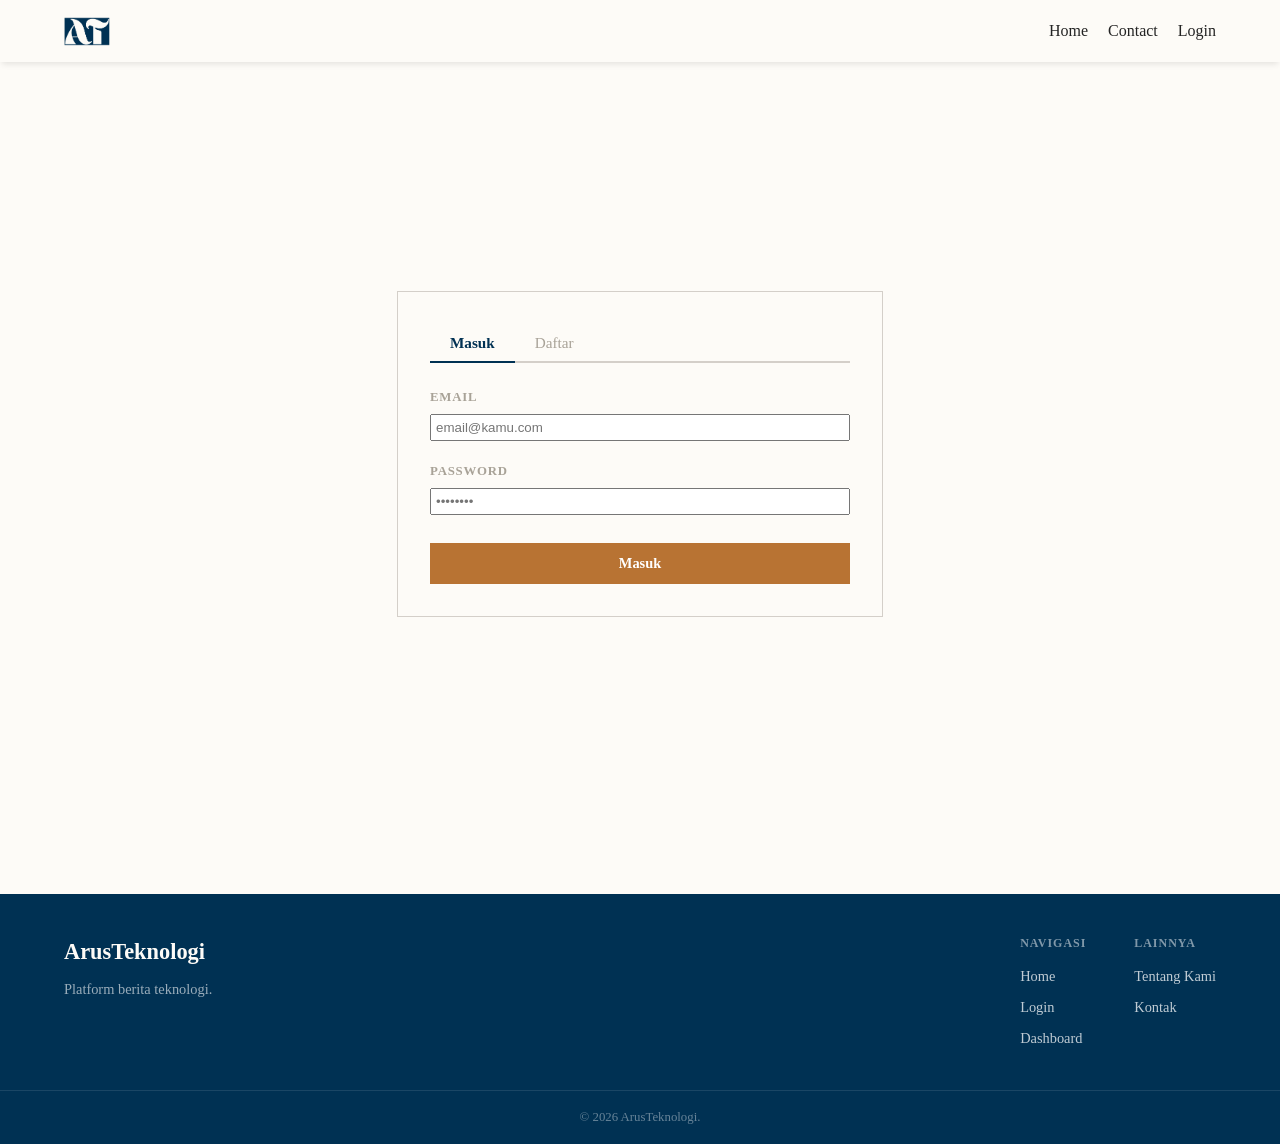
<file: web-berita/admin.html>
<!doctype html>
<html lang="en">
  <head>
    <meta charset="UTF-8" />
    <meta name="viewport" content="width=device-width, initial-scale=1.0" />
    <title>ArusTeknologi — Admin</title>
    <link rel="stylesheet" href="style/style.css" />
    <link rel="stylesheet" href="style/dashboard.css" />
    <link rel="stylesheet" href="style/admin.css" />
  </head>
  <body>
    <nav>
      <img class="logo" src="assets/main/logo_2.png" alt="" />
      <button class="nav_hamburger" id="nav_hamburger">
        <span></span>
        <span></span>
        <span></span>
      </button>
      <ul id="nav_menu">
        <li><a href="index.html">Home</a></li>
        <li><a href="#contact">Contact</a></li>
      </ul>
    </nav>

    <main class="dashboard_container">
      <div class="dashboard_header">
        <h1>Admin Panel</h1>
      </div>

      <div class="admin_tabs">
        <button class="admin_tab active" data-status="pending">Pending</button>
        <button class="admin_tab" data-status="published">Published</button>
        <button class="admin_tab" data-status="rejected">Rejected</button>
      </div>

      <div class="dashboard_stats" id="admin_stats"></div>
      <div class="dashboard_list" id="admin_list"></div>
    </main>

   <footer>
      <div class="footer_inner">
        <div class="footer_brand">
          <div class="footer_logo">ArusTeknologi</div>
          <p>Platform berita teknologi.</p>
        </div>

        <div class="footer_links">
          <div class="footer_col">
            <h4>Navigasi</h4>
            <a href="index.html">Home</a>
            <a href="login.html">Login</a>
            <a href="dashboard.html">Dashboard</a>
          </div>
          <div class="footer_col">
            <h4>Lainnya</h4>
            <a href="#about">Tentang Kami</a>
            <a href="#contact">Kontak</a>
          </div>
        </div>
      </div>

      <div class="footer_bottom">
        <p>&copy; 2026 ArusTeknologi.</p>
      </div>
    </footer>

    <!-- edit -->
     <div id="edit_modal" class="modal_overlay" role="dialog" aria-modal="true">
      <div class="modal_box">
        <div class="modal_header">
          <h2>Edit Berita</h2>
          <button id="close_edit_modal" class="modal_close">&#x2715;</button>
        </div>
        <form id="edit_form" novalidate>
          <input type="hidden" id="edit_news_id" />
          <div class="form_group">
            <label for="edit_title">Judul Berita</label>
            <input type="text" id="edit_title" maxlength="100" required />
          </div>
          <div class="form_group">
            <label for="edit_author">Penulis</label>
            <input type="text" id="edit_author" maxlength="50" required />
          </div>
          <div class="form_group">
            <label for="edit_desc">Deskripsi Singkat</label>
            <textarea id="edit_desc" rows="2" maxlength="150" required></textarea>
          </div>
          <div class="form_group">
            <label for="edit_content">Isi Berita</label>
            <div class="editor_toolbar">
              <button type="button" id="edit_btn_bold"><strong>B</strong></button>
              <button type="button" id="edit_btn_italic"><em>I</em></button>
            </div>
            <textarea id="edit_content" rows="6" required></textarea>
          </div>
          <div class="form_group">
            <label for="edit_image">Gambar Baru (kosongkan jika tidak diganti)</label>
            <label class="file_upload_label" for="edit_image">
              <span>&#128247; Pilih Gambar</span>
              <input type="file" id="edit_image" accept="image/*" />
            </label>
            <img id="edit_image_preview" class="hidden" alt="Preview" />
          </div>
          <div class="form_actions">
            <button type="button" id="close_edit_modal_2" class="btn_secondary">Batal</button>
            <button type="submit" class="btn_primary">Simpan</button>
          </div>
        </form>
      </div>
    </div>

    <script type="module" src="program/admin.js"></script>
  </body>
</html>
</file>
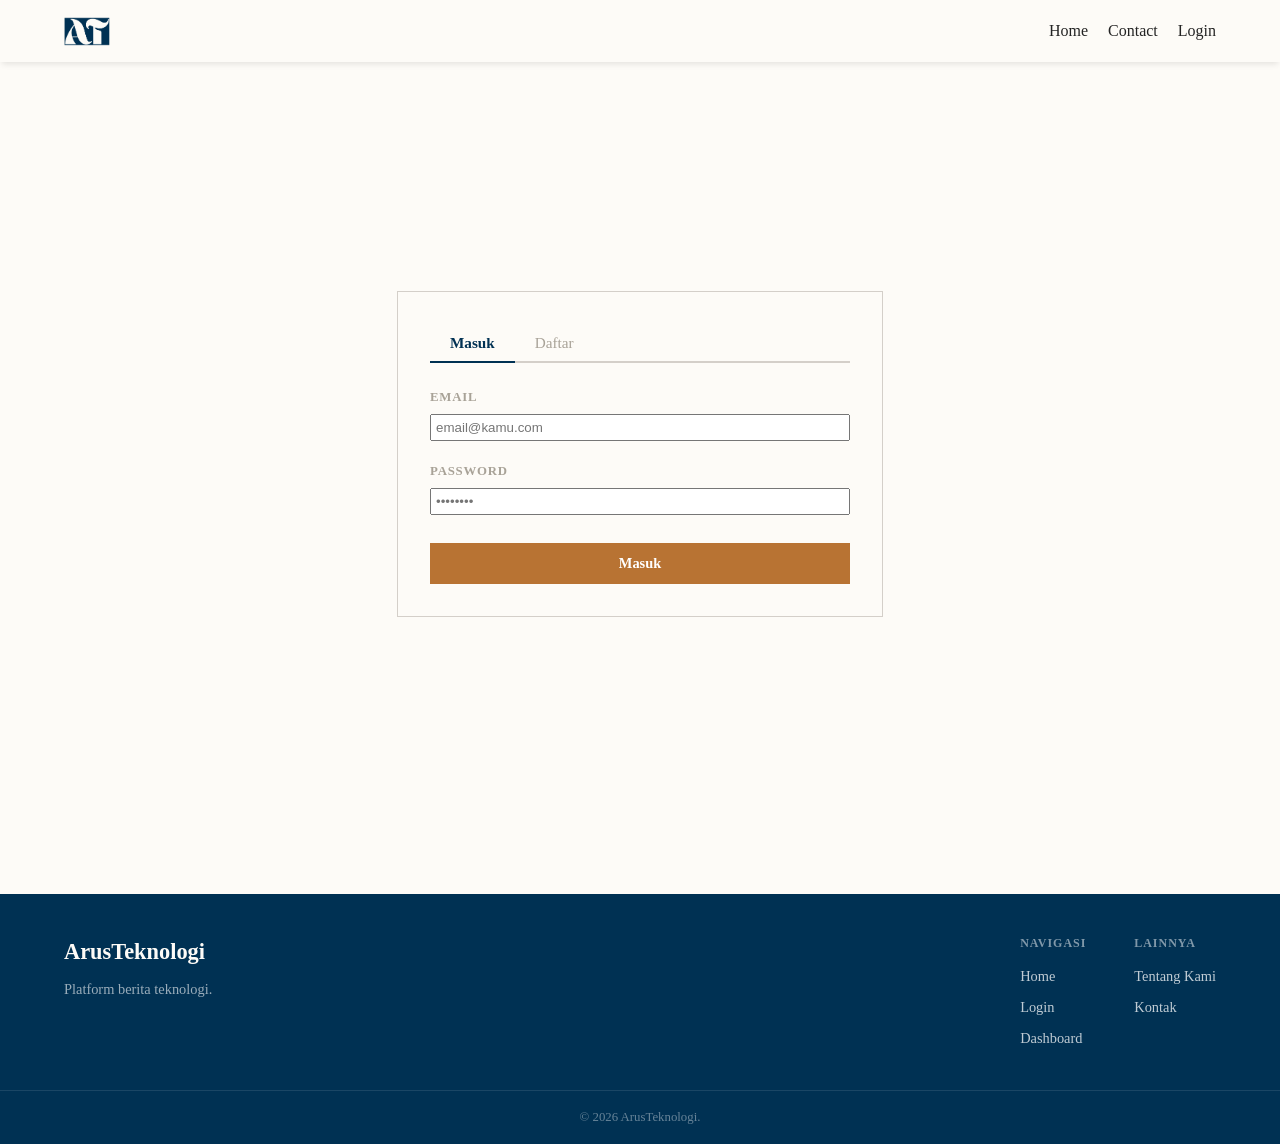
<file: web-berita/dashboard.html>
<!doctype html>
<html lang="en">
  <head>
    <meta charset="UTF-8" />
    <meta name="viewport" content="width=device-width, initial-scale=1.0" />
    <title>ArusTeknologi — Dashboard</title>
    <link rel="stylesheet" href="style/style.css" />
    <link rel="stylesheet" href="style/dashboard.css" />
  </head>
  <body>
    <nav>
      <img class="logo" src="assets/main/logo_2.png" alt="" />
      <button class="nav_hamburger" id="nav_hamburger">
        <span></span>
        <span></span>
        <span></span>
      </button>
      <ul id="nav_menu">
        <li><a href="index.html">Home</a></li>
        <li><a href="#contact">Contact</a></li>
      </ul>
    </nav>

    <main class="dashboard_container">
      <div class="dashboard_header">
        <h1>Dashboard</h1>
        <button id="open_upload_modal" class="btn_primary">
          + Tambah Berita
        </button>
      </div>

      <div class="dashboard_stats" id="dashboard_stats"></div>
      <div class="dashboard_list" id="dashboard_list"></div>
    </main>

    <footer>
      <div class="footer_inner">
        <div class="footer_brand">
          <div class="footer_logo">ArusTeknologi</div>
          <p>Platform berita teknologi.</p>
        </div>

        <div class="footer_links">
          <div class="footer_col">
            <h4>Navigasi</h4>
            <a href="index.html">Home</a>
            <a href="login.html">Login</a>
            <a href="dashboard.html">Dashboard</a>
          </div>
          <div class="footer_col">
            <h4>Lainnya</h4>
            <a href="#about">Tentang Kami</a>
            <a href="#contact">Kontak</a>
          </div>
        </div>
      </div>

      <div class="footer_bottom">
        <p>&copy; 2026 ArusTeknologi.</p>
      </div>
    </footer>

    <!-- Upload Modal (same as index.html) -->
    <div
      id="upload_modal"
      class="modal_overlay"
      role="dialog"
      aria-modal="true"
    >
      <div class="modal_box">
        <div class="modal_header">
          <h2>Tambah Berita</h2>
          <button id="close_modal" class="modal_close">&#x2715;</button>
        </div>
        <form id="upload_form" novalidate>
          <div class="form_group">
            <label for="news_title">Judul Berita</label>
            <input
              type="text"
              id="news_title"
              placeholder="Masukkan judul berita..."
              maxlength="100"
              required
            />
          </div>
          <div class="form_group">
            <label for="news_desc">Deskripsi Singkat</label>
            <textarea
              id="news_desc"
              placeholder="Tulis deskripsi singkat..."
              rows="2"
              maxlength="150"
              required
            ></textarea>
          </div>
          <div class="form_group">
            <label for="news_content">Isi Berita</label>
            <div class="editor_toolbar">
              <button type="button" id="btn_bold"><strong>B</strong></button>
              <button type="button" id="btn_italic"><em>I</em></button>
            </div>
            <textarea
              id="news_content"
              placeholder="Tulis isi lengkap berita di sini..."
              rows="6"
              required
            ></textarea>
          </div>
          <div class="form_group">
            <label for="news_image">Gambar (maks. 5MB)</label>
            <label class="file_upload_label" for="news_image">
              <span>&#128247; Pilih Gambar</span>
              <input type="file" id="news_image" accept="image/*" required />
            </label>
            <img id="image_preview" class="hidden" alt="Preview" />
          </div>
          <div class="form_actions">
            <button type="button" id="close_modal_2" class="btn_secondary">
              Batal
            </button>
            <button type="submit" class="btn_primary">Publikasikan</button>
          </div>
        </form>
      </div>
    </div>

    <div id="edit_modal" class="modal_overlay" role="dialog" aria-modal="true">
      <div class="modal_box">
        <div class="modal_header">
          <h2>Edit Berita</h2>
          <button id="close_edit_modal" class="modal_close">&#x2715;</button>
        </div>
        <form id="edit_form" novalidate>
          <input type="hidden" id="edit_news_id" />
          <div class="form_group">
            <label for="edit_title">Judul Berita</label>
            <input type="text" id="edit_title" maxlength="100" required />
          </div>
          <div class="form_group">
            <label for="edit_desc">Deskripsi Singkat</label>
            <textarea id="edit_desc" rows="2" maxlength="150" required></textarea>
          </div>
          <div class="form_group">
            <label for="edit_content">Isi Berita</label>
            <div class="editor_toolbar">
              <button type="button" id="edit_btn_bold"><strong>B</strong></button>
              <button type="button" id="edit_btn_italic"><em>I</em></button>
            </div>
            <textarea id="edit_content" rows="6" required></textarea>
          </div>
          <div class="form_group">
            <label for="edit_image">Gambar Baru (kosongkan jika tidak diganti)</label>
            <label class="file_upload_label" for="edit_image">
              <span>&#128247; Pilih Gambar</span>
              <input type="file" id="edit_image" accept="image/*" />
            </label>
            <img id="edit_image_preview" class="hidden" alt="Preview" />
          </div>
          <div class="form_actions">
            <button type="button" id="close_edit_modal_2" class="btn_secondary">Batal</button>
            <button type="submit" class="btn_primary">Simpan</button>
          </div>
        </form>
      </div>
    </div>

    <script type="module" src="program/dashboard.js"></script>
  </body>
</html>
</file>
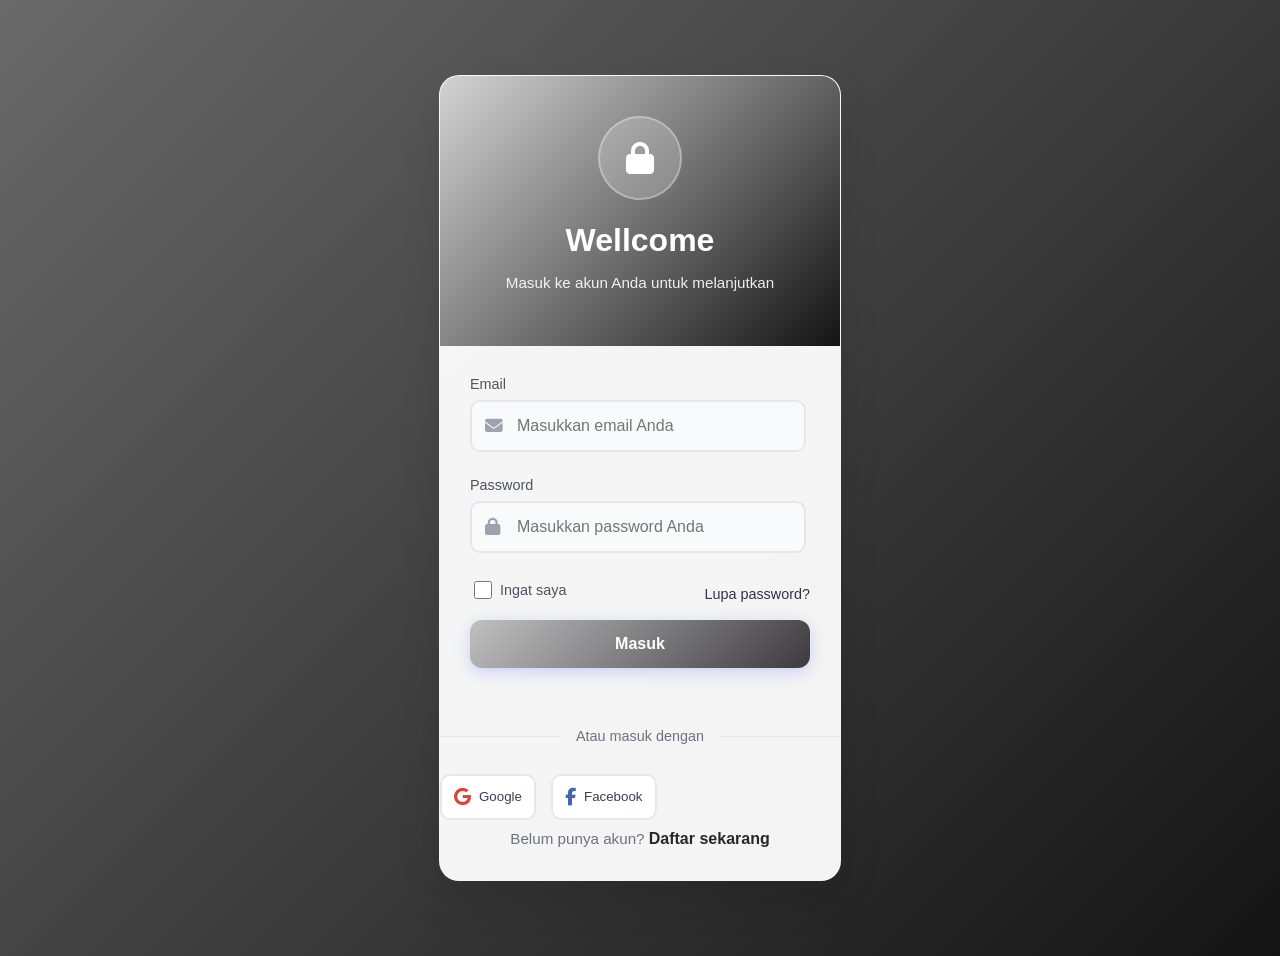
<file: web-berita/index.user.html>
<!DOCTYPE html>
<html lang="id">
<head>
<meta charset="UTF-8" />
<meta name="viewport" content="width=device-width, initial-scale=1" />
<title>Admin Login</title>
<link rel="stylesheet" href="https://cdnjs.cloudflare.com/ajax/libs/font-awesome/6.4.0/css/all.min.css" />
 <link rel="stylesheet" href="style/user.css" />
</head>
<body>
  <div class="login-container">
    <div class="login-header">
      <div class="logo"><i class="fas fa-lock"></i></div>
      <h1>Wellcome</h1>
      <p>Masuk ke akun Anda untuk melanjutkan</p>
    </div>

    <form class="login-form" id="loginForm">
      <div class="form-group">
        <label for="email">Email</label>
        <div class="input-with-icon">
          <i class="fas fa-envelope"></i>
          <input type="email" id="email" class="form-input" placeholder="Masukkan email Anda" required />
        </div>
        <div id="emailError" class="error-message">Email tidak valid</div>
      </div>

      <div class="form-group">
        <label for="password">Password</label>
        <div class="input-with-icon">
          <i class="fas fa-lock"></i>
          <input type="password" id="password" class="form-input" placeholder="Masukkan password Anda" required />
        </div>
        <div id="passwordError" class="error-message">Password harus diisi</div>
      </div>

      <div class="form-options">
        <label class="remember-me">
          <input type="checkbox" class="checkbox" id="remember" />
          <span>Ingat saya</span>
        </label>
        <a href="#" class="forgot-password">Lupa password?</a>
      </div>

      <button type="submit" class="submit-btn" id="submitBtn">Masuk</button>
    </form>

    <div class="divider"><span class="divider-text">Atau masuk dengan</span></div>

    <div class="social-login">
      <button class="social-btn google-btn"><i class="fab fa-google"></i> Google</button>
      <button class="social-btn facebook-btn"><i class="fab fa-facebook-f"></i> Facebook</button>
    </div>

    <div class="signup-link">
      <span class="signup-text">Belum punya akun? </span>
      <a id="openRegister" href="#">Daftar sekarang</a>
    </div>
  </div>

  <!-- Modal Daftar -->
  <div class="modal" id="registerModal">
    <div class="modal-content">
      <span class="close-btn" id="closeRegister">&times;</span>
      <h2>Daftar Akun Baru</h2>
      <form id="registerForm">
        <label for="regName">Nama Lengkap</label>
        <input type="text" id="regName" placeholder="Masukkan nama lengkap" required />
        <div id="nameError" class="error-message">Nama harus diisi</div>

        <label for="regEmail">Email</label>
        <input type="email" id="regEmail" placeholder="Masukkan email" required />
        <div id="regEmailError" class="error-message">Email tidak valid</div>

        <label for="regPassword">Password</label>
        <input type="password" id="regPassword" placeholder="Masukkan password" required />
        <div id="regPasswordError" class="error-message">Password minimal 6 karakter</div>

        <button type="submit">Daftar</button>
      </form>
    </div>
  </div>
</file>
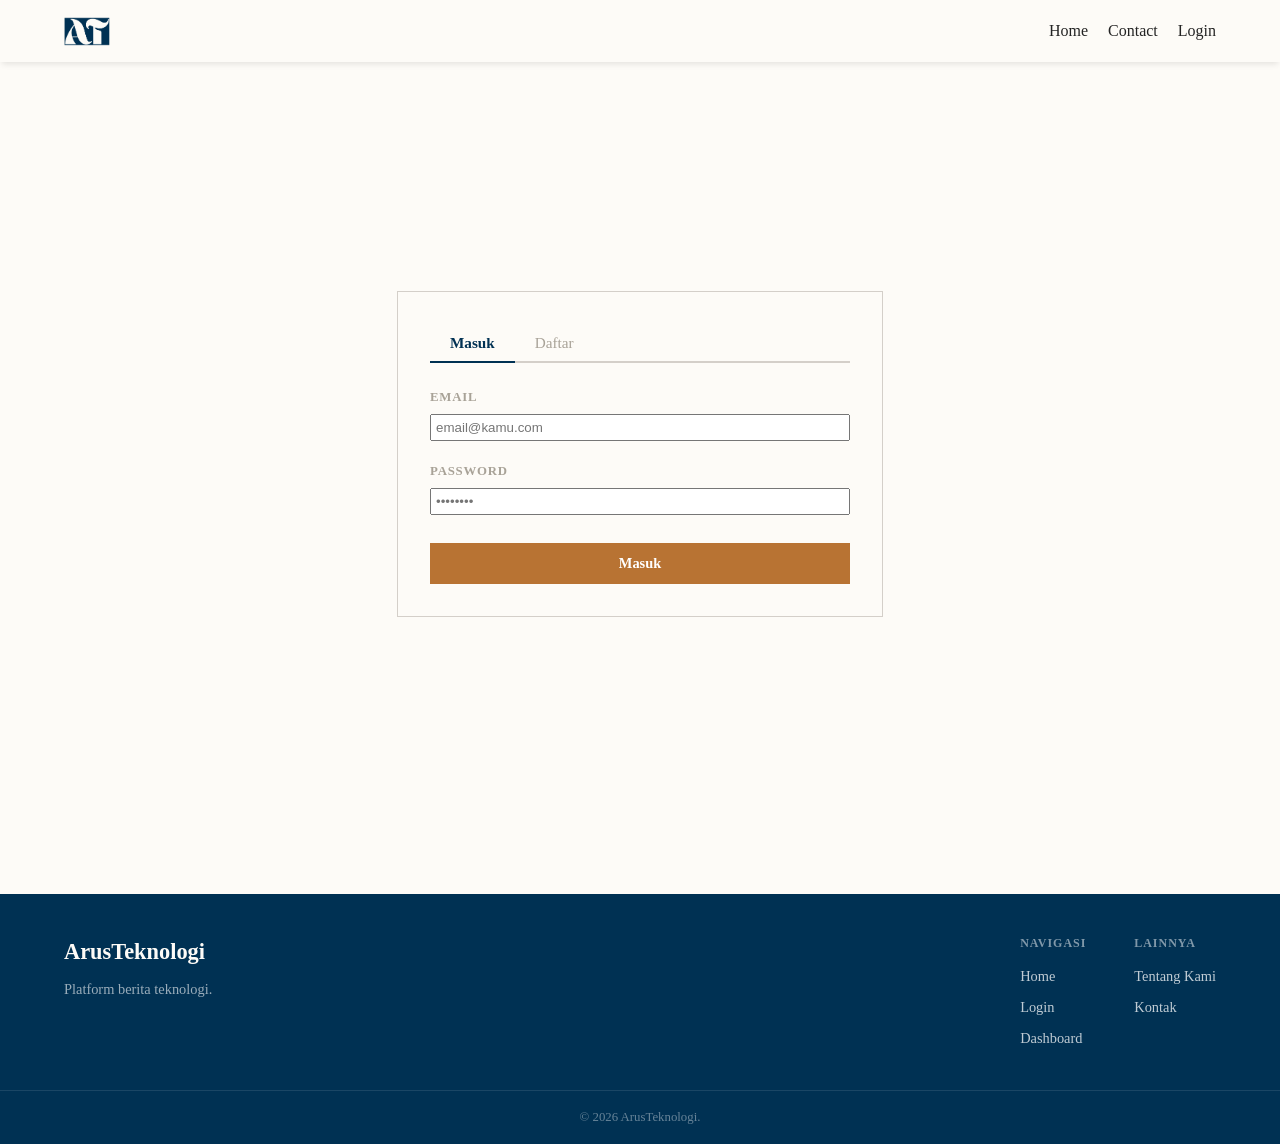
<file: web-berita/login.html>
<!doctype html>
<html lang="en">
  <head>
    <meta charset="UTF-8" />
    <meta name="viewport" content="width=device-width, initial-scale=1.0" />
    <title>ArusTeknologi — Login</title>
    <link rel="stylesheet" href="style/style.css" />
    <link rel="stylesheet" href="style/auth.css" />
  </head>
  <body>
    <nav>
      <img class="logo" src="assets/main/logo_2.png" alt="" />
      <button class="nav_hamburger" id="nav_hamburger">
        <span></span>
        <span></span>
        <span></span>
      </button>
      <ul id="nav_menu">
        <li><a href="index.html">Home</a></li>
        <li><a href="#contact">Contact</a></li>
      </ul>
    </nav>
    </nav>

    <main class="auth_container">
      <div class="auth_box">
        <div class="auth_tabs">
          <button class="auth_tab active" id="tab_login">Masuk</button>
          <button class="auth_tab" id="tab_register">Daftar</button>
        </div>

        <!-- Login form -->
        <form id="login_form">
          <div class="form_group">
            <label for="login_email">Email</label>
            <input
              type="email"
              id="login_email"
              placeholder="email@kamu.com"
              required
            />
          </div>
          <div class="form_group">
            <label for="login_password">Password</label>
            <input
              type="password"
              id="login_password"
              placeholder="••••••••"
              required
            />
          </div>
          <p id="login_error" class="auth_error hidden"></p>
          <button type="submit" class="btn_primary auth_submit">Masuk</button>
        </form>

        <!-- Register form -->
        <form id="register_form" class="hidden">
          <div class="form_group">
            <label for="reg_username">Username</label>
            <input
              type="text"
              id="reg_username"
              placeholder="Username kamu..."
              maxlength="30"
              required
            />
          </div>
          <div class="form_group">
            <label for="reg_email">Email</label>
            <input
              type="email"
              id="reg_email"
              placeholder="email@kamu.com"
              required
            />
          </div>
          <div class="form_group">
            <label for="reg_password">Password</label>
            <input
              type="password"
              id="reg_password"
              placeholder="Min. 6 karakter"
              minlength="6"
              required
            />
          </div>
          <p id="reg_error" class="auth_error hidden"></p>
          <p id="reg_success" class="auth_success hidden"></p>
          <button type="submit" class="btn_primary auth_submit">Daftar</button>
        </form>
      </div>
    </main>

    <footer>
      <div class="footer_inner">
        <div class="footer_brand">
          <div class="footer_logo">ArusTeknologi</div>
          <p>Platform berita teknologi.</p>
        </div>

        <div class="footer_links">
          <div class="footer_col">
            <h4>Navigasi</h4>
            <a href="index.html">Home</a>
            <a href="login.html">Login</a>
            <a href="dashboard.html">Dashboard</a>
          </div>
          <div class="footer_col">
            <h4>Lainnya</h4>
            <a href="#about">Tentang Kami</a>
            <a href="#contact">Kontak</a>
          </div>
        </div>
      </div>

      <div class="footer_bottom">
        <p>&copy; 2026 ArusTeknologi.</p>
      </div>
    </footer>

    <script type="module" src="program/auth.js"></script>
  </body>
</html>
</file>
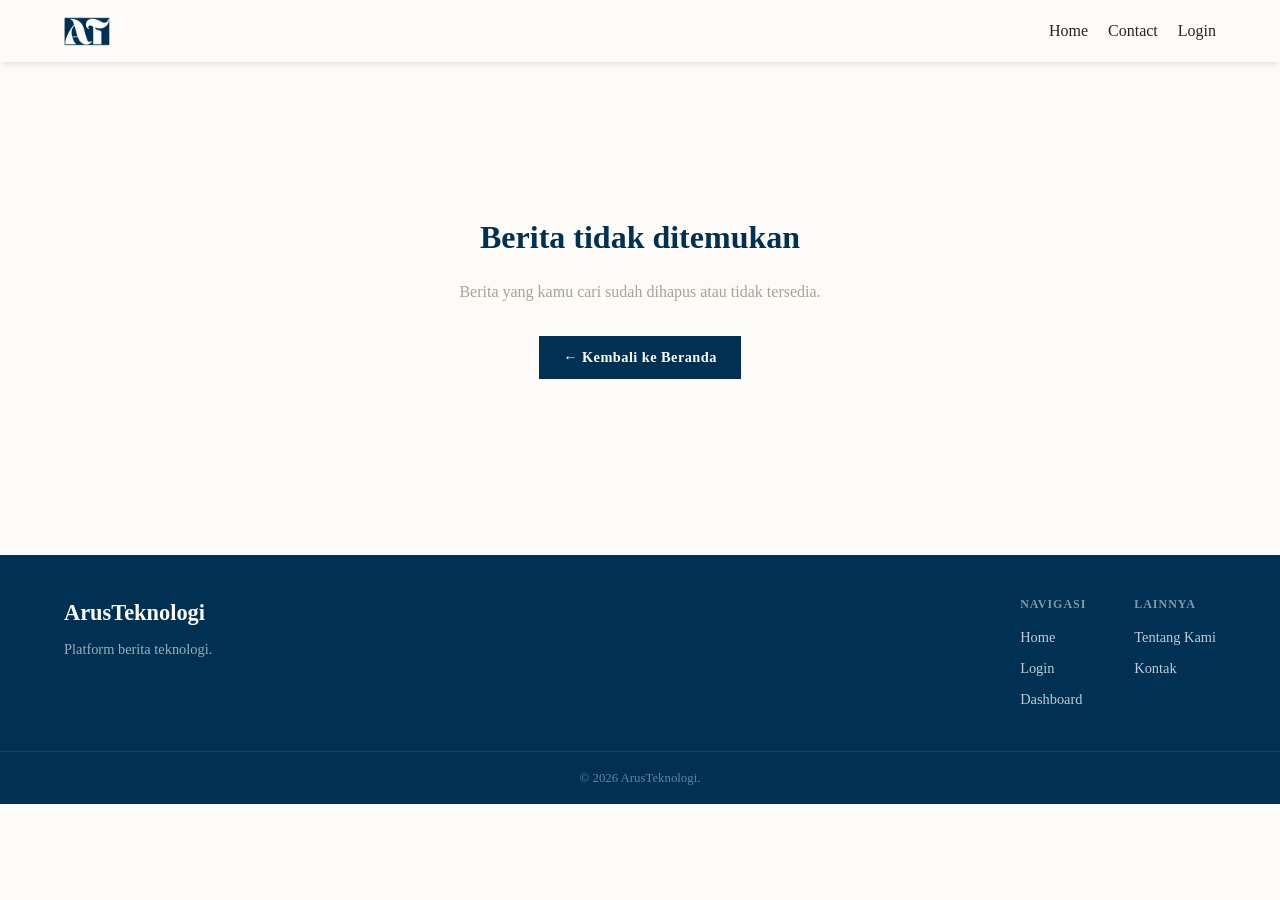
<file: web-berita/news-detail.html>
<!doctype html>
<html lang="en">
  <head>
    <meta charset="UTF-8" />
    <meta name="viewport" content="width=device-width, initial-scale=1.0" />
    <title>ArusTeknologi</title>
    <link rel="stylesheet" href="style/style.css" />
    <link rel="stylesheet" href="style/news-detail.css" />
  </head>

  <body>
    <nav>
      <img class="logo" src="assets/main/logo_2.png" alt="" />
      <button class="nav_hamburger" id="nav_hamburger">
        <span></span>
        <span></span>
        <span></span>
      </button>
      <ul id="nav_menu">
        <li><a href="index.html">Home</a></li>
        <li><a href="#contact">Contact</a></li>
      </ul>
    </nav>
    </nav>

    <main class="detail_container" id="detail_root"></main>

    <footer>
      <div class="footer_inner">
        <div class="footer_brand">
          <div class="footer_logo">ArusTeknologi</div>
          <p>Platform berita teknologi.</p>
        </div>

        <div class="footer_links">
          <div class="footer_col">
            <h4>Navigasi</h4>
            <a href="index.html">Home</a>
            <a href="login.html">Login</a>
            <a href="dashboard.html">Dashboard</a>
          </div>
          <div class="footer_col">
            <h4>Lainnya</h4>
            <a href="#about">Tentang Kami</a>
            <a href="#contact">Kontak</a>
          </div>
        </div>
      </div>

      <div class="footer_bottom">
        <p>&copy; 2026 ArusTeknologi.</p>
      </div>
    </footer>

    <script type="module" src="program/news-detail.js"></script>
  </body>
</html>
</file>
<file: web-berita/style/style.css>
@import url("https://fonts.googleapis.com/css2?family=Libre+Baskerville:ital,wght@0,400;0,700;1,400&family=Public+Sans:wght@300;400;700&display=swap");

:root {
  --background: #fdfbf7;
  --secondary-background: #003153;
  --text-on-dark: #fdfbf7;
  --text-color: #242424;
  --primary-accent: #6b8ead;
  --muted-tone: #a8a297;
  --cta: #b87333;
  --section-inset: 2.5%;
}

body {
  font-family: var(--font-body);
  line-height: 1.6;
  margin: 0;
  color: var(--text-color);
  background-color: var(--background);
}

h1,
h2,
h3 {
  font-family: var(--font-heading);
  font-weight: 700;
  color: var(--secondary-background);
}

a {
  text-decoration: none;
  color: var(--text-color);
}

/* ── Nav ─────────────────────────────────────────────────────────────────── */
nav {
  display: flex;
  justify-content: space-between;
  align-items: center;
  background-color: var(--background);
  color: var(--text-color);
  padding: 0.5rem 5%;
  position: sticky;
  top: 0;
  margin: 0;
  z-index: 1000;
  box-shadow: 0px 4px 6px -2px rgba(0, 0, 0, 0.1);
}

nav .logo {
  width: 4%;
  height: auto;
}

nav ul {
  list-style: none;
  display: flex;
  align-items: center;
  gap: 1.25rem;
  margin: 0;
  padding: 0;
}

nav ul li a {
  color: var(--text-color);
  text-decoration: none;
  transition: color 0.3s;
}

nav ul li a:hover {
  color: var(--cta);
}

.nav_logout_btn {
  background: none;
  border: none;
  font-family: var(--font-body);
  font-size: 1rem;
  color: var(--text-color);
  cursor: pointer;
  padding: 0;
  transition: color 0.2s;
}

.nav_logout_btn:hover {
  color: var(--cta);
}

.nav_profile {
  position: relative;
}

.nav_profile_btn {
  display: flex;
  align-items: center;
  gap: 0.5rem;
  background: none;
  border: 1px solid var(--cta);
  border-radius: 2rem;
  cursor: pointer;
  font-family: var(--font-body);
  font-size: 0.95rem;
  color: var(--text-color);
  padding: 0.2rem 0.75rem 0.2rem 0.2rem;
  transition: border-color 0.2s, color 0.2s;
}

.nav_profile_btn:hover {
  border-color: #9a5e28;
  color: var(--cta);
}

.nav_avatar {
  width: 2rem;
  height: 2rem;
  background: var(--cta);
  color: white;
  border-radius: 50%;
  display: flex;
  align-items: center;
  justify-content: center;
  font-weight: 700;
  font-size: 0.85rem;
  border: 2px solid var(--cta);
  transition: background 0.2s, transform 0.2s;
}

.nav_profile_btn:hover .nav_avatar {
  background: #9a5e28;
  transform: scale(1.1);
}   

.nav_dropdown {
  position: absolute;
  right: 0;
  top: calc(100% + 0.5rem);
  background: white;
  border: 1px solid #d4cfc9;
  min-width: 160px;
  box-shadow: 0 4px 12px rgba(0,0,0,0.1);
  opacity: 0;
  pointer-events: none;
  transform: translateY(-8px);
  transition: opacity 0.2s, transform 0.2s;
  z-index: 999;
  overflow: hidden;
}

.nav_dropdown.active {
  opacity: 1;
  pointer-events: all;
  transform: translateY(0);
}

.nav_dropdown_item {
  display: block;
  width: 100%;
  padding: 0.65rem 1rem;
  text-decoration: none;
  color: var(--text-color);
  font-size: 0.9rem;
  background: none;
  border: none;
  text-align: left;
  cursor: pointer;
  font-family: var(--font-body);
  transition: background 0.15s;
}

.nav_dropdown_item:hover {
  background: #f5f2ee;
}

.nav_dropdown_logout {
  border-top: 1px solid #d4cfc9;
  color: #842029;
}


/* nav hp lek */
.nav_hamburger {
  display: none;
  flex-direction: column;
  gap: 5px;
  background: none;
  border: none;
  cursor: pointer;
  padding: 0.25rem;
}

.nav_hamburger span {
  display: block;
  width: 24px;
  height: 2px;
  background: var(--text-color);
  transition: transform 0.3s, opacity 0.3s;
}

.nav_hamburger.active span:nth-child(1) {
  transform: translateY(7px) rotate(45deg);
}

.nav_hamburger.active span:nth-child(2) {
  opacity: 0;
}

.nav_hamburger.active span:nth-child(3) {
  transform: translateY(-7px) rotate(-45deg);
}

@media (max-width: 768px) {
  .nav_hamburger {
    display: flex;
  }

  #nav_menu {
    display: none;
    position: absolute;
    top: 100%;
    left: 0;
    right: 0;
    background: var(--background);
    flex-direction: column;
    padding: 1rem 5%;
    gap: 0;
    box-shadow: 0 4px 6px rgba(0,0,0,0.1);
    z-index: 999;
  }

  #nav_menu.active {
    display: flex;
  }

  #nav_menu li {
    margin: 0;
    border-bottom: 1px solid #f0ece6;
  }

  #nav_menu li a,
  #nav_menu li button {
    display: block;
    padding: 0.75rem 0;
    width: 100%;
  }

  .nav_profile {
    width: 100%;
  }

  .nav_profile_btn {
    width: 100%;
    justify-content: flex-start;
    border: none;
    border-radius: 0;
    padding: 0.75rem 0;
  }

  .nav_profile_btn span {
    display: block;
  }

  .nav_dropdown {
    position: static;
    box-shadow: none;
    border: none;
    opacity: 1;
    pointer-events: all;
    transform: none;
    background: #f5f2ee;
    display: none;
  }

  .nav_dropdown.active {
    display: block;
  }
}

/* ── Hero ────────────────────────────────────────────────────────────────── */
.hero {
  height: 40vh;
  background: var(--secondary-background);
  display: flex;
  flex-direction: column;
  justify-content: center;
  align-items: center;
  text-align: center;
}

.hero img {
  width: 40%;
  height: auto;
}


/* search bar */
.search_bar_wrap {
  background: var(--background);
  display: flex;
  justify-content: center;
  padding: 1.25rem 5%;
  border-bottom: 1px solid #e8e4de;
}

.search_bar {
  display: flex;
  align-items: center;
  width: 100%;
  max-width: 560px;
  border: 1px solid #d4cfc9;
}

.search_bar i {
  font-size: 1rem;
  color: var(--muted-tone);
  padding: 0 0.75rem;
}

.search_bar input {
  flex: 1;
  border: none;
  outline: none;
  font-family: var(--font-body);
  font-size: 0.95rem;
  padding: 0.65rem 0;
  background: transparent;
  color: var(--text-color);
}

.search_bar input::placeholder {
  color: var(--muted-tone);
}

.search_bar button {
  background: var(--secondary-background);
  color: white;
  border: none;
  padding: 0.65rem 1.25rem;
  font-family: var(--font-body);
  font-size: 0.9rem;
  font-weight: 600;
  cursor: pointer;
  transition: background 0.2s;
}

.search_bar button:hover {
  background: var(--primary-accent);
}

@media (max-width: 768px) {
  .search_bar {
    max-width: 100%;
  }
}

/* search result */
.search_result_item {
  display: grid;
  grid-template-columns: 120px 1fr;
  gap: 1rem;
  padding: 1rem 0;
  border-bottom: 0.5px solid #d4cfc9;
  text-decoration: none;
  color: inherit;
  transition: opacity 0.2s;
}

.search_result_item:hover {
  opacity: 0.75;
}

.search_result_item img {
  width: 120px;
  height: 80px;
  object-fit: cover;
}

.search_result_item h2 {
  font-size: 1rem;
  margin: 0 0 0.25rem;
}

.search_result_item p {
  font-size: 0.85rem;
  color: var(--muted-tone);
  margin: 0 0 0.25rem;
}

.search_result_meta {
  font-size: 0.75rem;
  color: var(--muted-tone);
}

@media (max-width: 600px) {
  .search_result_item {
    grid-template-columns: 80px 1fr;
  }

  .search_result_item img {
    width: 80px;
    height: 60px;
  }
}

/* ── Container ───────────────────────────────────────────────────────────── */
.container {
  padding: 2rem 5%;
}

/* ── Sect 1 ──────────────────────────────────────────────────────────────── */
.berita_sect_1 {
  display: grid;
  grid-template-columns: 1fr 1.5fr 1fr;
  color: var(--text-color);
  position: relative;
  padding: 20px;
  background-image:
    linear-gradient(
      to right,
      var(--secondary-background),
      transparent 15%,
      transparent 85%,
      var(--secondary-background)
    ),
    linear-gradient(
      to right,
      var(--secondary-background),
      transparent 15%,
      transparent 85%,
      var(--secondary-background)
    ),
    linear-gradient(
      to bottom,
      var(--secondary-background),
      transparent 15%,
      transparent 85%,
      var(--secondary-background)
    ),
    linear-gradient(
      to bottom,
      var(--secondary-background),
      transparent 15%,
      transparent 85%,
      var(--secondary-background)
    );
  background-size:
    100% 2px,
    100% 2px,
    2px 100%,
    2px 100%;
  background-position:
    top left,
    bottom left,
    top left,
    top right;
  background-repeat: no-repeat;
}

.berita_sect_1 div {
  padding: 0 0.5rem;
  position: relative;
  padding-bottom: 0.5rem;
}

.berita_sect_1 h2,
.berita_sect_1 p {
  padding: 0 0.5rem;
}

.berita_sect_1 img {
  display: block;
  width: 100%;
  height: 180px;
  object-fit: cover;
  object-position: center;
  margin-top: 1rem;
}

.trending img {
  height: 40%;
}

.trending h1 {
  text-align: center;
}

.berita_sect_1 > div > div img,
.berita_sect_1 > div > div h2 {
  transition: opacity 0.3s;
}

.berita_sect_1:hover {
  cursor: pointer;
}

.berita_sect_1 > div > div:hover h2 {
  text-decoration: underline;
}

.trending:hover img {
  opacity: 0.7;
}

.trending:hover h2 {
  text-decoration: underline;
}

.berita_sect_1 > div > div:hover img {
  opacity: 0.7;
}

.berita_1 div::after,
.berita_2 div::after {
  content: "";
  position: absolute;
  bottom: 0;
  left: 0;
  width: 100%;
  height: 0.5px;
  background: var(--primary-accent);
}

.berita_2 div {
  background-color: var(--secondary-background);
  color: var(--text-on-dark);
}

.berita_2 h2 {
  color: white;
  padding-top: 1.5rem;
}

/* ── Sect 2 ──────────────────────────────────────────────────────────────── */
.berita_sect_2 {
  padding-top: 2rem;
  min-height: 90vh;
  position: relative;
}

.berita_sect_2::before {
  content: "";
  position: absolute;
  top: 0;
  left: var(--section-inset);
  width: calc(100% - var(--section-inset) * 2);
  height: 0.5px;
  background: var(--primary-accent);
}

.berita_sect_2_main {
  display: grid;
  grid-template-columns: 1fr 1fr;
  color: var(--text-color);
}

.berita_sect_2 div {
  padding: 0 0.5rem;
  position: relative;
  padding-bottom: 0.5rem;
}

.berita_sect_2 h2,
.berita_sect_2 p {
  padding: 0 0.5rem;
}

.berita_sect_2 img {
  display: block;
  width: 100%;
  height: 50%;
  object-fit: cover;
  object-position: center;
}

.berita_sect_2 > div > div:hover img {
  opacity: 0.7;
}

.berita_sect_2 > div > div:hover h2 {
  text-decoration: underline;
}

/* ── Sect 3 ──────────────────────────────────────────────────────────────── */
.berita_sect_3 {
  position: relative;
  padding-top: 2rem;
  margin-top: 2rem;
}

.berita_sect_3::before {
  content: "";
  position: absolute;
  top: 0;
  left: var(--section-inset);
  width: calc(100% - var(--section-inset) * 2);
  height: 0.5px;
  background: var(--primary-accent);
}

.sect3_header {
  display: flex;
  justify-content: space-between;
  align-items: center;
  padding: 0 0.5rem;
}

.sect3_nav {
  display: flex;
  align-items: center;
  gap: 0.75rem;
}

.sect3_nav button {
  background: var(--secondary-background);
  color: var(--text-on-dark);
  border: 1px solid var(--primary-accent);
  padding: 0.25rem 0.75rem;
  cursor: pointer;
  transition:
    background-color 0.3s,
    color 0.3s;
}

.sect3_nav button:hover {
  background: var(--primary-accent);
  color: var(--background);
}

.sect3_nav span {
  color: var(--muted-tone);
  font-size: 0.875rem;
}

/* Upload button — distinct from nav buttons */
.upload_btn {
  background: var(--cta) !important;
  border-color: var(--cta) !important;
  color: var(--text-on-dark) !important;
  font-weight: 600;
  font-size: 1rem;
  box-shadow: none;
  border-radius: 0.5rem;
  padding: 0.5rem 1.5rem;
  letter-spacing: 0.02em;
  transform: translateY(-50%);
  transition: 0.1s;
}

.upload_btn:hover {
  background: var(--background) !important;
  border-color: var(--background) !important;
  color: var(--cta) !important;
}

/* Sect 3 grid */
.berita_sect_3_main {
  display: grid;
  grid-template-columns: repeat(4, 1fr);
  gap: 1rem;
  color: var(--text-color);
  opacity: 0;
  transform: translateY(10px);
  transition:
    opacity 0.35s ease,
    transform 0.35s ease;
}

.berita_sect_3_main.slide-in-active {
  opacity: 1;
  transform: translateY(0);
}

.sect3_card {
  position: relative;
}

.sect3_img_wrap {
  position: relative;
}

.sect3_img_wrap img {
  display: block;
  width: 100%;
  height: 180px;
  object-fit: cover;
  object-position: center;
  transition: opacity 0.3s;
}

.sect3_card:hover .sect3_img_wrap img {
  opacity: 0.75;
}

.sect3_card:hover h2 {
  text-decoration: underline;
  cursor: pointer;
}

.sect3_card h2 {
  font-size: 0.95rem;
  margin: 0.5rem 0 0.25rem;
}

.sect3_card p {
  font-size: 0.85rem;
  color: var(--muted-tone);
  margin: 0;
}

/* Delete button on card */
.sect3_delete_btn {
  position: absolute;
  top: 0.4rem;
  right: 0.4rem;
  background: rgba(0, 0, 0, 0.55);
  color: white;
  border: none;
  border-radius: 50%;
  width: 1.6rem;
  height: 1.6rem;
  font-size: 0.7rem;
  cursor: pointer;
  opacity: 0;
  transition: opacity 0.2s;
  display: flex;
  align-items: center;
  justify-content: center;
}

.sect3_img_wrap:hover .sect3_delete_btn {
  opacity: 1;
}

/* Empty state */
.sect3_empty {
  padding: 3rem 1rem;
  text-align: center;
  color: var(--muted-tone);
  font-style: italic;
  border: 1px dashed var(--primary-accent);
  margin-top: 1rem;
}

.sect3_wrapper {
  overflow: hidden;
  position: relative;
  margin-top: 1rem;
}

/* ── Modal ───────────────────────────────────────────────────────────────── */
.modal_overlay {
  position: fixed;
  inset: 0;
  background: rgba(0, 0, 0, 0.6);
  display: flex;
  align-items: center;
  justify-content: center;
  z-index: 2000;
  opacity: 0;
  pointer-events: none;
  transition: opacity 0.25s ease;
}

.modal_overlay.active {
  opacity: 1;
  pointer-events: all;
}

.modal_box {
  background: var(--background);
  width: 100%;
  max-width: 480px;
  padding: 2rem;
  position: relative;
  transform: translateY(20px);
  transition: transform 0.25s ease;
  max-height: 90vh;
  overflow-y: auto;
}

.modal_overlay.active .modal_box {
  transform: translateY(0);
}

.modal_header {
  display: flex;
  justify-content: space-between;
  align-items: flex-start;
  margin-bottom: 1.5rem;
}

.modal_header h2 {
  margin: 0;
  font-size: 1.25rem;
}

.modal_close {
  background: none;
  border: none;
  font-size: 1.25rem;
  cursor: pointer;
  color: var(--muted-tone);
  line-height: 1;
  padding: 0;
  transition: color 0.2s;
}

.modal_close:hover {
  color: var(--text-color);
}

/* Form */
.form_group {
  margin-bottom: 1.25rem;
  display: flex;
  flex-direction: column;
  gap: 0.4rem;
}

.form_group label {
  font-size: 0.8rem;
  font-weight: 700;
  text-transform: uppercase;
  letter-spacing: 0.06em;
  color: var(--muted-tone);
}

.form_group input[type="text"],
.form_group textarea {
  border: 1px solid #d4cfc9;
  background: white;
  padding: 0.6rem 0.75rem;
  font-family: var(--font-body);
  font-size: 0.95rem;
  color: var(--text-color);
  outline: none;
  transition: border-color 0.2s;
  resize: vertical;
}

.form_group input[type="text"]:focus,
.form_group textarea:focus {
  border-color: var(--primary-accent);
}

/* File input */
.file_upload_label {
  display: inline-flex;
  align-items: center;
  gap: 0.5rem;
  padding: 0.6rem 1rem;
  border: 1px dashed var(--primary-accent);
  cursor: pointer;
  font-size: 0.9rem;
  color: var(--primary-accent);
  transition: background 0.2s;
}

.file_upload_label:hover {
  background: rgba(107, 142, 173, 0.08);
}

.file_upload_label input[type="file"] {
  display: none;
}

#image_preview {
  width: 100%;
  max-height: 180px;
  object-fit: cover;
  margin-top: 0.5rem;
  border: 1px solid #d4cfc9;
}

.hidden {
  display: none !important;
}

/* Modal actions */
.form_actions {
  display: flex;
  justify-content: flex-end;
  gap: 0.75rem;
  margin-top: 1.5rem;
}

.btn_primary {
  background: var(--cta);
  color: white;
  border: none;
  padding: 0.6rem 1.5rem;
  font-family: var(--font-body);
  font-weight: 700;
  font-size: 0.9rem;
  cursor: pointer;
  transition: background 0.2s;
}

.btn_primary:hover {
  background: #9a5e28;
}

.btn_secondary {
  background: transparent;
  color: var(--muted-tone);
  border: 1px solid #d4cfc9;
  padding: 0.6rem 1.25rem;
  font-family: var(--font-body);
  font-size: 0.9rem;
  cursor: pointer;
  transition:
    border-color 0.2s,
    color 0.2s;
}

.btn_secondary:hover {
  border-color: var(--text-color);
  color: var(--text-color);
}

.editor_toolbar {
  display: flex;
  gap: 0.25rem;
  margin-bottom: -1px;
}

.editor_toolbar button {
  background: white;
  border: 1px solid #d4cfc9;
  border-bottom: none;
  padding: 0.25rem 0.6rem;
  cursor: pointer;
  font-size: 0.85rem;
  color: var(--text-color);
  transition: background 0.2s;
}

.editor_toolbar button:hover {
  background: var(--primary-accent);
  color: white;
}

/* ── About section ───────────────────────────────────────────────────────── */
.about_section {
  margin-top: 3rem;
  padding: 2rem 0;
  border-top: 0.5px solid var(--primary-accent);
  display: grid;
  grid-template-columns: 1fr auto 1fr;
  gap: 2rem;
  align-items: start;
}

.about_cta h2,
#about h2 {
  margin-top: 0;
}

.about_cta p,
#about p {
  color: var(--muted-tone);
  line-height: 1.7;
}

.about_cta_btn {
  display: inline-block;
  text-decoration: none;
  margin-top: 0.5rem;
}

.about_divider {
  width: 0.5px;
  background: var(--primary-accent);
  align-self: stretch;
}

/* ── Footer ──────────────────────────────────────────────────────────────── */
footer {
  background: var(--secondary-background);
  color: var(--text-on-dark);
  margin-top: 3rem;
}

.footer_inner {
  display: grid;
  grid-template-columns: 1.5fr 1fr;
  gap: 2rem;
  padding: 2.5rem 5%;
}

.footer_logo {
  font-family: var(--font-heading);
  font-size: 1.4rem;
  font-weight: 700;
  margin-bottom: 0.5rem;
}

.footer_brand p {
  color: rgba(255,255,255,0.6);
  font-size: 0.9rem;
  line-height: 1.6;
  margin: 0;
}

.footer_links {
  display: flex;
  gap: 3rem;
  justify-content: flex-end;
}

.footer_col {
  display: flex;
  flex-direction: column;
  gap: 0.5rem;
}

.footer_col h4 {
  font-family: var(--font-body);
  font-size: 0.75rem;
  text-transform: uppercase;
  letter-spacing: 0.08em;
  color: rgba(255,255,255,0.5);
  margin: 0 0 0.25rem;
}

.footer_col a {
  color: rgba(255,255,255,0.75);
  text-decoration: none;
  font-size: 0.9rem;
  transition: color 0.2s;
}

.footer_col a:hover {
  color: white;
}

.footer_bottom {
  border-top: 1px solid rgba(255,255,255,0.1);
  padding: 1rem 5%;
  text-align: center;
}

.footer_bottom p {
  color: rgba(255,255,255,0.4);
  font-size: 0.8rem;
  margin: 0;
}

@media (max-width: 768px) {
  .about_section {
    grid-template-columns: 1fr;
  }

  .about_divider {
    width: 100%;
    height: 0.5px;
  }

  .footer_inner {
    grid-template-columns: 1fr;
  }

  .footer_links {
    justify-content: flex-start;
  }
}


/* contact */
.contact_form {
  max-width: 560px;
  margin-top: 2rem;
}

.contact_submit {
  margin-top: 0.5rem;
  padding: 0.75rem 2rem;
}

/* ── Responsive ──────────────────────────────────────────────────────────── */
@media (max-width: 768px) {
  /* Nav */
  nav {
    padding: 0.5rem 3%;
  }

  nav ul {
    gap: 0.75rem;
  }

  nav ul li a {
    font-size: 0.85rem;
  }

  .nav_profile_btn span {
    display: none; /* hide username text, show only avatar */
  }

  .nav_profile_btn {
    padding: 0.2rem 0.4rem 0.2rem 0.2rem;
  }

  .nav_dropdown {
    right: 0;
    left: auto;
    min-width: 140px;
  }

  /* Hero */
  .hero {
    height: 12vh;
  }

  .hero h1 {
    font-size: 2rem;
  }

  /* Sect 1 */
  .berita_sect_1 {
    grid-template-columns: 1fr;
    gap: 1rem;
  }

  .berita_sect_1 img {
    height: 220px;
  }

  /* Sect 2 */
  .berita_sect_2_main {
    grid-template-columns: 1fr;
  }

  .berita_sect_2 {
    min-height: unset;
  }

  /* Sect 3 */
  .berita_sect_3_main {
    grid-template-columns: 1fr 1fr;
    gap: 0.75rem;
  }

  .sect3_header {
    flex-direction: column;
    align-items: flex-start;
    gap: 0.5rem;
  }

  /* Container */
  .container {
    padding: 1rem 3%;
  }

  /* Dashboard */
  .dashboard_stats {
    grid-template-columns: repeat(3, 1fr);
  }

  .dashboard_item {
    grid-template-columns: 60px 1fr;
  }

  .dashboard_item .status_badge {
    grid-column: 2;
  }

  /* Admin */
  .admin_item {
    grid-template-columns: 60px 1fr;
    gap: 0.75rem;
  }

  .admin_actions {
    grid-column: 1 / -1;
    display: flex;
    gap: 0.5rem;
  }

  /* Modal */
  .modal_box {
    margin: 1rem;
    padding: 1.5rem;
  }
}

@media (max-width: 480px) {
  .berita_sect_3_main {
    grid-template-columns: 1fr;
  }

  nav .logo {
    font-size: 1.2rem;
  }

  .dashboard_stats {
    grid-template-columns: 1fr;
  }

  .nav_dropdown {
    right: 0;
    left: auto;
    min-width: 120px;
    font-size: 0.85rem;
  }

  .nav_dropdown_item {
    padding: 0.6rem 0.75rem;
  }
}
</file>
<file: web-berita/style/dashboard.css>
.dashboard_container {
  max-width: 900px;
  margin: 0 auto;
  padding: 3rem 5%;
}

.dashboard_header {
  display: flex;
  justify-content: space-between;
  align-items: center;
  margin-bottom: 2rem;
}

.dashboard_header h1 {
  margin: 0;
}

.dashboard_stats {
  display: grid;
  grid-template-columns: repeat(3, 1fr);
  gap: 1rem;
  margin-bottom: 2rem;
}

.stat_card {
  border: 1px solid #d4cfc9;
  padding: 1.25rem;
  text-align: center;
}

.stat_card .stat_number {
  font-size: 2rem;
  font-weight: 700;
  font-family: var(--font-heading);
  color: var(--secondary-background);
}

.stat_card .stat_label {
  font-size: 0.8rem;
  color: var(--muted-tone);
  text-transform: uppercase;
  letter-spacing: 0.05em;
}

.dashboard_list {
  display: flex;
  flex-direction: column;
  gap: 1rem;
}

.dashboard_item {
  display: grid;
  grid-template-columns: 80px 1fr auto;
  gap: 1rem;
  align-items: center;
  border: 1px solid #d4cfc9;
  padding: 1rem;
}

.dashboard_item img {
  width: 80px;
  height: 60px;
  object-fit: cover;
}

.dashboard_item_title {
  font-weight: 700;
  font-family: var(--font-heading);
  color: var(--secondary-background);
  margin: 0 0 0.25rem;
}

.dashboard_item_meta {
  font-size: 0.8rem;
  color: var(--muted-tone);
}

.status_badge {
  padding: 0.25rem 0.75rem;
  font-size: 0.75rem;
  font-weight: 700;
  text-transform: uppercase;
  letter-spacing: 0.05em;
}

.status_pending {
  background: #fff3cd;
  color: #856404;
}

.status_published {
  background: #d1e7dd;
  color: #0a3622;
}

.status_rejected {
  background: #f8d7da;
  color: #842029;
}

.dashboard_empty {
  text-align: center;
  padding: 3rem;
  color: var(--muted-tone);
  border: 1px dashed #d4cfc9;
  font-style: italic;
}

@media (max-width: 600px) {
  .dashboard_stats {
    grid-template-columns: 1fr;
  }

  .dashboard_item {
    grid-template-columns: 60px 1fr;
  }

  .status_badge {
    grid-column: 1 / -1;
  }
}
</file>
<file: web-berita/style/admin.css>
.admin_tabs {
  display: flex;
  gap: 0;
  margin-bottom: 2rem;
  border-bottom: 2px solid #d4cfc9;
}

.admin_tab {
  background: none;
  border: none;
  padding: 0.6rem 1.5rem;
  font-family: var(--font-body);
  font-size: 0.95rem;
  cursor: pointer;
  color: var(--muted-tone);
  border-bottom: 2px solid transparent;
  margin-bottom: -2px;
  transition:
    color 0.2s,
    border-color 0.2s;
}

.admin_tab.active {
  color: var(--secondary-background);
  border-bottom-color: var(--secondary-background);
  font-weight: 700;
}

.admin_item {
  display: grid;
  grid-template-columns: 80px 1fr auto;
  gap: 1rem;
  align-items: center;
  border: 1px solid #d4cfc9;
  padding: 1rem;
}

.admin_item img {
  width: 80px;
  height: 60px;
  object-fit: cover;
}

.admin_item_title {
  font-weight: 700;
  font-family: var(--font-heading);
  color: var(--secondary-background);
  margin: 0 0 0.25rem;
}

.admin_item_meta {
  font-size: 0.8rem;
  color: var(--muted-tone);
}

.admin_actions {
  display: flex;
  gap: 0.5rem;
}

.btn_approve {
  background: #0a3622;
  color: white;
  border: none;
  padding: 0.4rem 1rem;
  font-family: var(--font-body);
  font-size: 0.85rem;
  cursor: pointer;
  transition: background 0.2s;
}

.btn_approve:hover {
  background: #27ae60;
}

.btn_reject {
  background: #842029;
  color: white;
  border: none;
  padding: 0.4rem 1rem;
  font-family: var(--font-body);
  font-size: 0.85rem;
  cursor: pointer;
  transition: background 0.2s;
}

.btn_reject:hover {
  background: #c0392b;
}

.btn_delete {
  background: var(--secondary-background);
  color: white;
  border: none;
  padding: 0.4rem 1rem;
  font-family: var(--font-body);
  font-size: 0.85rem;
  cursor: pointer;
  transition: background 0.2s;
}

.btn_delete:hover {
  background: var(--muted-tone);
}

.btn_edit {
  background: #2d6a4f;
  color: white;
  border: none;
  padding: 0.4rem 1rem;
  font-family: var(--font-body);
  font-size: 0.85rem;
  cursor: pointer;
  transition: background 0.2s;
}

.btn_delete:hover {
  background: #1e4d38;
}
</file>
<file: web-berita/style/user.css>
body {
    font-family: 'Segoe UI', Tahoma, Geneva, Verdana, sans-serif;
    background: linear-gradient(135deg,#696969 0%,#141414 100%);
    min-height:100vh;display:flex;align-items:center;justify-content:center;padding:20px;color:#333;
}
.login-container {
    max-width:400px;width:200%;
    background:rgba(255,255,255,0.95);
    border-radius:20px;
    box-shadow:0 20px 40px rgba(0,0,0,0.1);
    backdrop-filter:blur(10px);
    border:1px solid rgba(255,255,255,0.2);
    overflow:hidden;
}
.login-header {
    background:linear-gradient(135deg,#d3d3d3 0%,#141414 100%);
    padding:40px 30px;text-align:center;color:#fff;
}
.logo {
    width:80px;height:80px;
    background:rgba(255,255,255,0.2);
    border-radius:50%;
    margin:0 auto 20px;
    display:flex;align-items:center;justify-content:center;
    border:2px solid rgba(255,255,255,0.3);
}
    .logo i {font-size:2rem;}
    .login-header h1 {font-size:2rem;font-weight:600;margin-bottom:10px;}
    .login-header p {opacity:0.9;font-size:0.95rem;}
    form {padding:30px;}
    .form-group {margin-bottom:25px;position:relative;}
    label {
    display:block;margin-bottom:8px;
    font-weight:500;color:#4b5563;font-size:0.9rem;
    }
    .input-with-icon {
    position:relative;
    }
    .input-with-icon i {
    position:absolute;left:15px;top:50%;transform:translateY(-50%);
    color:#9ca3af;font-size:1.1rem;
    }
    input.form-input {
    width:80%;padding:15px 15px 15px 45px;
    border:2px solid #e5e7eb;border-radius:10px;
    font-size:1rem;background:#f9fafb;
    transition:all 0.3s ease;
    }
    input.form-input:focus {
    outline:none;border-color:#37383e;background:#ffffff;
    box-shadow:0 0 0 3px rgba(58, 59, 64, 0.1);
    }
    .error-message {
    color:#da1414;font-size:0.8rem;margin-top:5px;display:none;
    }
    .form-options {
    display:flex;justify-content:space-between;align-items:center;margin-bottom:10px;
    }
    .remember-me {
    display:flex;align-items:center;
    }
    .checkbox {
    width:18px;height:18px;margin-right:8px;accent-color:#667eea;
    }
    .forgot-password {
    color:#303445;text-decoration:none;font-size:0.9rem;transition:color 0.3s ease;
    }
    .forgot-password:hover {color:#707070;}
    .submit-btn {
    width:100%;padding:15px;
    background:linear-gradient(135deg,#c0c0c1 0%,#3c3a3d 100%);
    color:#fff;border:none;border-radius:12px;
    font-size:1rem;font-weight:600;cursor:pointer;
    transition:all 0.3s ease;
    box-shadow:0 4px 15px rgba(102,126,234,0.3);
    }
    .submit-btn:hover {
    transform:translateY(-2px);
    box-shadow:0 8px 25px rgba(102,126,234,0.4);
    }
    .submit-btn:active {transform:translateY(0);}
    .divider {
    display:flex;align-items:center;margin:30px 0;
    }
    .divider::before,
    .divider::after {
    content:'';flex:1;height:1px;background:#e5e7eb;
    }
    .divider-text {
    padding:0 15px;color:#6b7280;font-size:0.9rem;
    }
    .social-login {
    display:grid;grid-template-columns:1fr 1fr;gap:15px;margin-bottom:10px;width: 5rem;
    }
    .social-btn {
    display:flex;align-items:center;justify-content:center;
    padding:12px;border:2px solid #e5e7eb;border-radius:10px;
    background:#fff;color:#374151;font-weight:500;cursor:pointer;
    transition:all 0.3s ease;
    }
    .social-btn:hover {
    border-color:#667eea;transform:translateY(-1px);
    }
    .social-btn i {margin-right:8px;font-size:1.1rem;}
    .google-btn i {color:#db4437;}
    .facebook-btn i {color:#4267B2;}
    .signup-link {
    text-align:center;margin-top:10px;
    }
    .signup-text {
    color:#6b7280;font-size:0.95rem;
    }

.signup-link {
    padding-bottom: 2rem;
}

    .signup-link a {
    color:#28282a;text-decoration:none;font-weight:600;transition:color 0.3s ease;
    cursor:pointer;
    }
    .signup-link a:hover {color:#313131;}

    /* Modal Styles */
    .modal {
    display:none;
    position: fixed;
    z-index: 1000;
    left:0;top:0;width:100%;height:100%;
    background: rgba(0,0,0,0.5);
    justify-content:center;
    align-items:center;
    }
    .modal.active {
    display:flex;
    }
    .modal-content {
    background:#fff;
    border-radius: 16px;
    padding: 30px 40px;
    max-width: 400px;
    width: 90%;
    box-shadow: 0 10px 30px rgba(0,0,0,0.2);
    position: relative;
    }
    .modal-content h2 {
    margin-bottom: 20px;
    color: #333;
    }
    .modal-content .close-btn {
    position: absolute;
    top: 15px;
    right: 20px;
    font-size: 1.5rem;
    color: #666;
    cursor: pointer;
    }
    .modal-content label {
    display: block;
    margin-bottom: 8px;
    font-weight: 600;
    color: #444;
    }
    .modal-content input {
    width: 100%;
    padding: 12px 15px;
    margin-bottom: 15px;
    border: 2px solid #e5e7eb;
    border-radius: 12px;
    font-size: 1rem;
    transition: border-color 0.3s ease;
    }
    .modal-content input:focus {
    outline: none;
    border-color: #667eea;
    }
    .modal-content .error-message {
    color: #ef4444;
    font-size: 0.8rem;
    margin-top: -10px;
    margin-bottom: 10px;
    display: none;
    }
    .modal-content button {
    width: 100%;
    padding: 15px;
    background: linear-gradient(135deg, #d6d6d6 0%, #252525 100%);
    color: white;
    border: none;
    border-radius: 12px;
    font-size: 1rem;
    font-weight: 600;
    cursor: pointer;
    transition: background 0.3s ease;
    }
    .modal-content button:hover {
    background: linear-gradient(135deg, #b8b8b8 0%, #252222 100%);
    }
</file>
<file: web-berita/style/auth.css>
.auth_container {
  min-height: 80vh;
  display: flex;
  align-items: center;
  justify-content: center;
  padding: 2rem 5%;
}

.auth_box {
  width: 100%;
  max-width: 420px;
  border: 1px solid #d4cfc9;
  padding: 2rem;
}

.auth_tabs {
  display: flex;
  margin-bottom: 1.5rem;
  border-bottom: 2px solid #d4cfc9;
}

.auth_tab {
  background: none;
  border: none;
  padding: 0.6rem 1.25rem;
  font-family: var(--font-body);
  font-size: 0.95rem;
  cursor: pointer;
  color: var(--muted-tone);
  border-bottom: 2px solid transparent;
  margin-bottom: -2px;
  transition: color 0.2s, border-color 0.2s;
}

.auth_tab.active {
  color: var(--secondary-background);
  border-bottom-color: var(--secondary-background);
  font-weight: 700;
}

.form_group input {
  padding: 0.25rem;
}

.auth_submit {
  width: 100%;
  padding: 0.75rem;
  margin-top: 0.5rem;
}

.auth_error {
  color: #c0392b;
  font-size: 0.85rem;
  margin: 0.25rem 0;
}

.auth_success {
  color: #27ae60;
  font-size: 0.85rem;
  margin: 0.25rem 0;
}
</file>
<file: web-berita/style/news-detail.css>
@import url("https://fonts.googleapis.com/css2?family=Libre+Baskerville:ital,wght@0,400;0,700;1,400&family=Public+Sans:wght@300;400;700&display=swap");

:root {
  --background: #fdfbf7;
  --secondary-background: #003153;
  --text-on-dark: #fdfbf7;
  --text-color: #242424;
  --primary-accent: #6b8ead;
  --muted-tone: #a8a297;
  --cta: #b87333;
  --section-inset: 2.5%;
}

body {
  font-family: var(--font-body);
  line-height: 1.6;
  margin: 0;
  color: var(--text-color);
  background-color: var(--background);
}

h1,
h2,
h3 {
  font-family: var(--font-heading);
  font-weight: 700;
  color: var(--secondary-background);
}

/* ── Nav ─────────────────────────────────────────────────────────────────── */
nav {
  display: flex;
  justify-content: space-between;
  align-items: center;
  background-color: var(--background);
  color: var(--text-color);
  padding: 0.5rem 5%;
  position: sticky;
  top: 0;
  margin: 0;
  z-index: 1000;
  box-shadow: 0px 4px 6px -2px rgba(0, 0, 0, 0.1);
}

nav .logo {
  width: 4%;
  height: auto;
}

nav ul {
  list-style: none;
  display: flex;
  align-items: center;
  gap: 1.25rem;
  margin: 0;
  padding: 0;
}

nav ul li a {
  color: var(--text-color);
  text-decoration: none;
  transition: color 0.3s;
}

nav ul li a:hover {
  color: var(--cta);
}


.detail_container {
  max-width: 780px;
  margin: 0 auto;
  padding: 3rem 5%;
}

.detail_back {
  display: inline-block;
  font-size: 0.85rem;
  color: var(--muted-tone);
  text-decoration: none;
  margin-bottom: 1.5rem;
  letter-spacing: 0.03em;
  transition: color 0.2s;
}

.detail_back:hover {
  color: var(--primary-accent);
}

.detail_tag {
  display: inline-block;
  background: var(--cta);
  color: white;
  font-size: 0.7rem;
  font-weight: 700;
  letter-spacing: 0.1em;
  text-transform: uppercase;
  padding: 0.2rem 0.65rem;
  margin-bottom: 1rem;
}

.detail_title {
  font-size: clamp(1.75rem, 5vw, 2.75rem);
  line-height: 1.2;
  color: var(--secondary-background);
  margin: 0 0 0.75rem;
}

.detail_meta {
  font-size: 0.8rem;
  color: var(--muted-tone);
  margin: 0 0 1rem;
  letter-spacing: 0.02em;
}

.detail_description {
  font-size: 1.1rem;
  color: var(--text-color);
  border-left: 3px solid var(--primary-accent);
  padding-left: 1rem;
  margin: 0 0 2rem;
  font-style: italic;
  line-height: 1.7;
}

.detail_figure {
  margin: 0 0 2.5rem;
}

.detail_img {
  display: block;
  width: 100%;
  max-height: 480px;
  object-fit: cover;
  object-position: center;
}

.detail_body {
  font-size: 1rem;
  line-height: 1.85;
  color: var(--text-color);
}

.detail_body p {
  margin: 0 0 1.25rem;
}

.detail_footer {
  margin-top: 3rem;
  padding-top: 1.5rem;
  border-top: 1px solid #d4cfc9;
}

.detail_back_btn {
  display: inline-block;
  background: var(--secondary-background);
  color: var(--text-on-dark);
  text-decoration: none;
  padding: 0.6rem 1.5rem;
  font-size: 0.9rem;
  font-weight: 600;
  letter-spacing: 0.03em;
  transition: background 0.2s;
}

.detail_back_btn:hover {
  background: var(--primary-accent);
}

.detail_error {
  text-align: center;
  padding: 5rem 1rem;
}

.detail_error h1 {
  font-size: 2rem;
  margin-bottom: 1rem;
}

.detail_error p {
  color: var(--muted-tone);
  margin-bottom: 2rem;
}

.sect3_card_link {
  display: block;
  text-decoration: none;
  color: inherit;
}

.sect3_card_link:hover h2 {
  text-decoration: underline;
}

.sect3_card_link:hover .sect3_img_wrap img {
  opacity: 0.75;
}

.sect3_card {
  position: relative;
}

.sect3_delete_btn {
  position: absolute;
  top: 0.4rem;
  right: 0.4rem;
  background: rgba(0, 0, 0, 0.55);
  color: white;
  border: none;
  border-radius: 50%;
  width: 1.6rem;
  height: 1.6rem;
  font-size: 0.7rem;
  cursor: pointer;
  opacity: 0;
  transition: opacity 0.2s;
  display: flex;
  align-items: center;
  justify-content: center;
  z-index: 1;
}

.sect3_card:hover .sect3_delete_btn {
  opacity: 1;
}

@media (max-width: 600px) {
  .detail_description {
    font-size: 1rem;
  }
}
</file>
